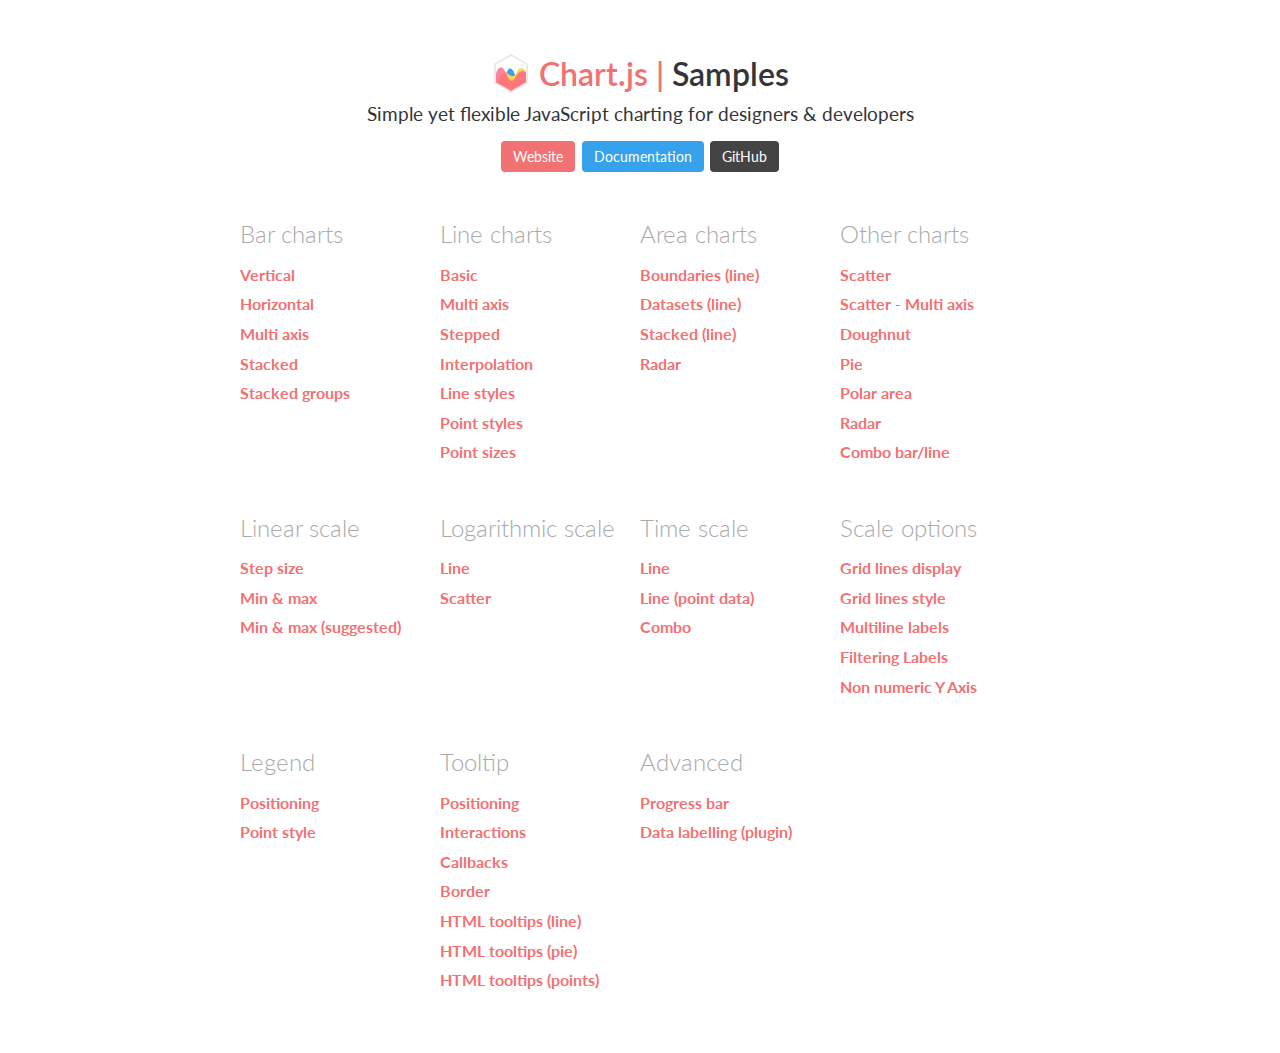
<file: termometro/bower_components/chart.js/samples/index.html>
<!DOCTYPE html>
<html lang="en-US">
<head>
	<meta charset="utf-8">
	<meta http-equiv="X-UA-Compatible" content="IE=Edge">
	<meta name="viewport" content="width=device-width, initial-scale=1">
	<link rel="stylesheet" type="text/css" href="style.css">
	<link rel="icon" href="favicon.ico">
	<script src="samples.js"></script>
	<title>Chart.js samples</title>
</head>
<body>
	<div class="content">
		<div class="header">
			<div class="chartjs-title">Samples</div>
			<div class="chartjs-caption">Simple yet flexible JavaScript charting for designers &amp; developers</div>
			<div class="chartjs-links">
				<a class="btn btn-chartjs" href="http://www.chartjs.org">Website</a>
				<a class="btn btn-docs" href="http://www.chartjs.org/docs">Documentation</a>
				<a class="btn btn-gh" href="https://github.com/chartjs/Chart.js">GitHub</a>
			</div>
		</div>

		<div id="categories" class="samples-categories"></div>
	</div>

	<script>
		function createCategory(item) {
			var el = document.createElement('div');
			el.className = 'samples-category';
			el.innerHTML =
				'<div class="title">' + item.title + '</div>' +
				'<div class="items"></div>';
			return el;
		}

		function createEntry(item) {
			var el = document.createElement('div');
			el.className = 'samples-entry';
			el.innerHTML = '<a class="title" href="' + item.path + '">' + item.title + '</a>';
			return el;
		}

		var categories = document.getElementById('categories');
		Samples.items.forEach(function(item) {
			var category = createCategory(item);
			var children = category.getElementsByClassName('items')[0];

			(item.items || []).forEach(function(item) {
				children.appendChild(createEntry(item));
			});

			categories.appendChild(category);
		});
	</script>
</body>
</html>
</file>
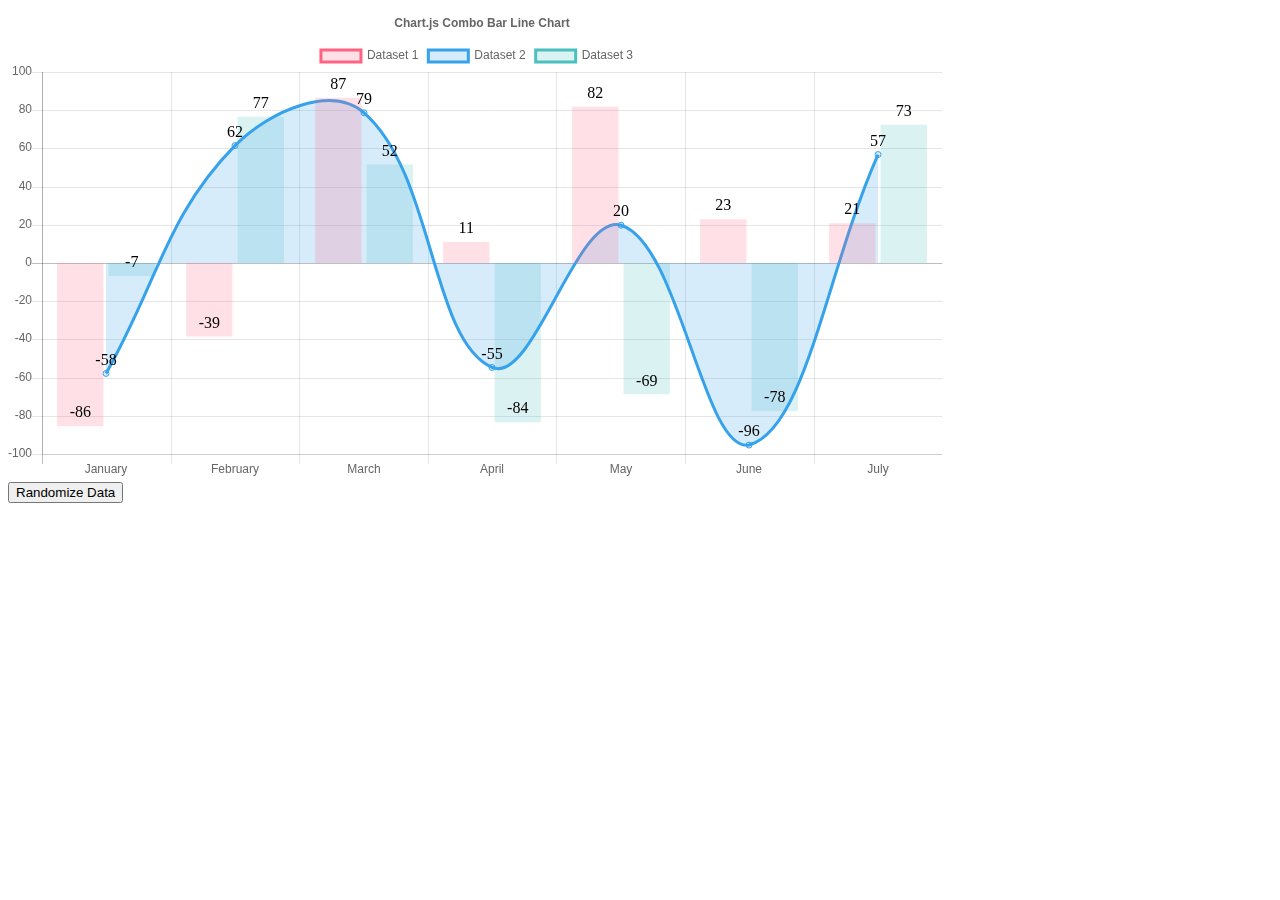
<file: termometro/bower_components/chart.js/samples/advanced/data-labelling.html>
<!doctype html>
<html>

<head>
    <title>Labelling Data Points</title>
    <script src="../../dist/Chart.bundle.js"></script>
    <script src="../utils.js"></script>
    <style>
    canvas {
        -moz-user-select: none;
        -webkit-user-select: none;
        -ms-user-select: none;
    }
    </style>
</head>

<body>
    <div style="width: 75%">
        <canvas id="canvas"></canvas>
    </div>
    <button id="randomizeData">Randomize Data</button>
    <script>
        var color = Chart.helpers.color;
        var barChartData = {
            labels: ["January", "February", "March", "April", "May", "June", "July"],
            datasets: [{
                type: 'bar',
                label: 'Dataset 1',
                backgroundColor: color(window.chartColors.red).alpha(0.2).rgbString(),
                borderColor: window.chartColors.red,
                data: [
                    randomScalingFactor(),
                    randomScalingFactor(),
                    randomScalingFactor(),
                    randomScalingFactor(),
                    randomScalingFactor(),
                    randomScalingFactor(),
                    randomScalingFactor()
                ]
            }, {
                type: 'line',
                label: 'Dataset 2',
                backgroundColor: color(window.chartColors.blue).alpha(0.2).rgbString(),
                borderColor: window.chartColors.blue,
                data: [
                    randomScalingFactor(),
                    randomScalingFactor(),
                    randomScalingFactor(),
                    randomScalingFactor(),
                    randomScalingFactor(),
                    randomScalingFactor(),
                    randomScalingFactor()
                ]
            }, {
                type: 'bar',
                label: 'Dataset 3',
                backgroundColor: color(window.chartColors.green).alpha(0.2).rgbString(),
                borderColor: window.chartColors.green,
                data: [
                    randomScalingFactor(),
                    randomScalingFactor(),
                    randomScalingFactor(),
                    randomScalingFactor(),
                    randomScalingFactor(),
                    randomScalingFactor(),
                    randomScalingFactor()
                ]
            }]
        };

        // Define a plugin to provide data labels
        Chart.plugins.register({
            afterDatasetsDraw: function(chart, easing) {
                // To only draw at the end of animation, check for easing === 1
                var ctx = chart.ctx;

                chart.data.datasets.forEach(function (dataset, i) {
                    var meta = chart.getDatasetMeta(i);
                    if (!meta.hidden) {
                        meta.data.forEach(function(element, index) {
                            // Draw the text in black, with the specified font
                            ctx.fillStyle = 'rgb(0, 0, 0)';

                            var fontSize = 16;
                            var fontStyle = 'normal';
                            var fontFamily = 'Helvetica Neue';
                            ctx.font = Chart.helpers.fontString(fontSize, fontStyle, fontFamily);

                            // Just naively convert to string for now
                            var dataString = dataset.data[index].toString();

                            // Make sure alignment settings are correct
                            ctx.textAlign = 'center';
                            ctx.textBaseline = 'middle';

                            var padding = 5;
                            var position = element.tooltipPosition();
                            ctx.fillText(dataString, position.x, position.y - (fontSize / 2) - padding);
                        });
                    }
                });
            }
        });

        window.onload = function() {
            var ctx = document.getElementById("canvas").getContext("2d");
            window.myBar = new Chart(ctx, {
                type: 'bar',
                data: barChartData,
                options: {
                    responsive: true,
                    title: {
                        display: true,
                        text: 'Chart.js Combo Bar Line Chart'
                    },
                }
            });
        };

        document.getElementById('randomizeData').addEventListener('click', function() {
            barChartData.datasets.forEach(function(dataset) {
                dataset.data = dataset.data.map(function() {
                    return randomScalingFactor();
                })
            });
            window.myBar.update();
        });
    </script>
</body>

</html>
</file>
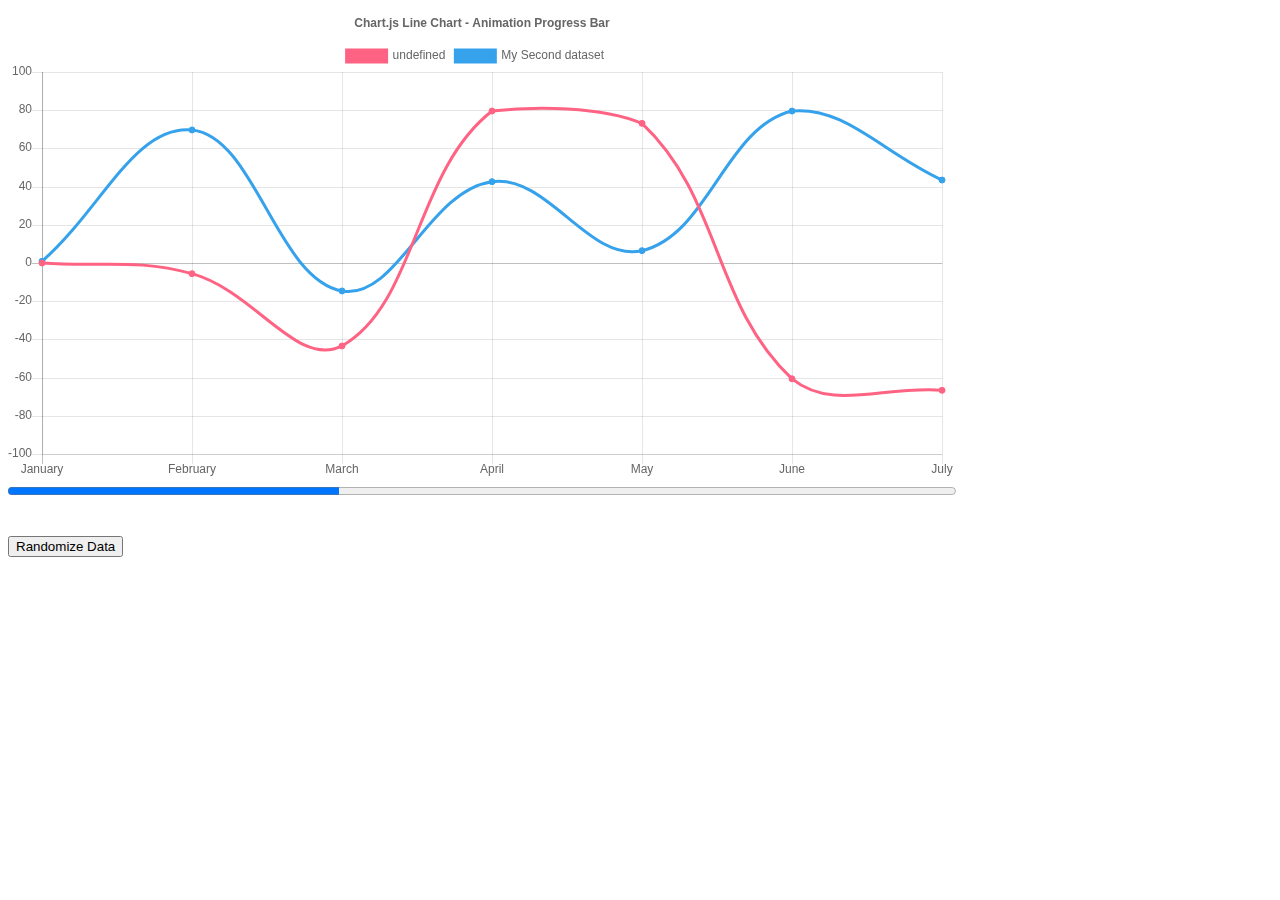
<file: termometro/bower_components/chart.js/samples/advanced/progress-bar.html>
<!doctype html>
<html>
<head>
	<title> Animation Callbacks </title>
    <script src="../../dist/Chart.bundle.js"></script>
    <script src="../utils.js"></script>
    <style>
    canvas {
        -moz-user-select: none;
        -webkit-user-select: none;
        -ms-user-select: none;
    }
    </style>
</head>

<body>
    <div style="width: 75%;">
        <canvas id="canvas"></canvas>
        <progress id="animationProgress" max="1" value="0" style="width: 100%"></progress>
    </div>
    <br>
    <br>
    <button id="randomizeData">Randomize Data</button>
    <script>
        var MONTHS = ["January", "February", "March", "April", "May", "June", "July", "August", "September", "October", "November", "December"];
        var progress = document.getElementById('animationProgress');
        var config = {
            type: 'line',
            data: {
                labels: ["January", "February", "March", "April", "May", "June", "July"],
                datasets: [{
                    fill: false,
                    borderColor: window.chartColors.red,
                    backgroundColor: window.chartColors.red,
                    data: [
                        randomScalingFactor(),
                        randomScalingFactor(),
                        randomScalingFactor(),
                        randomScalingFactor(),
                        randomScalingFactor(),
                        randomScalingFactor(),
                        randomScalingFactor()
                    ]
                }, {
                    label: "My Second dataset ",
                    fill: false,
                    borderColor: window.chartColors.blue,
                    backgroundColor: window.chartColors.blue,
                    data: [
                        randomScalingFactor(),
                        randomScalingFactor(),
                        randomScalingFactor(),
                        randomScalingFactor(),
                        randomScalingFactor(),
                        randomScalingFactor(),
                        randomScalingFactor()
                    ]
                }]
            },
            options: {
                title:{
                    display:true,
                    text: "Chart.js Line Chart - Animation Progress Bar"
                },
                animation: {
                    duration: 2000,
                    onProgress: function(animation) {
                        progress.value = animation.currentStep / animation.numSteps;
                    },
                    onComplete: function(animation) {
                        window.setTimeout(function() {
                            progress.value = 0;
                        }, 2000);
                    }
                }
            }
        };

        window.onload = function() {
            var ctx = document.getElementById("canvas").getContext("2d");
            window.myLine = new Chart(ctx, config);
        };

        document.getElementById('randomizeData').addEventListener('click', function() {
            config.data.datasets.forEach(function(dataset) {
                dataset.data = dataset.data.map(function() {
                    return randomScalingFactor();
                });
            });

            window.myLine.update();
        });
    </script>
</body>

</html>
</file>
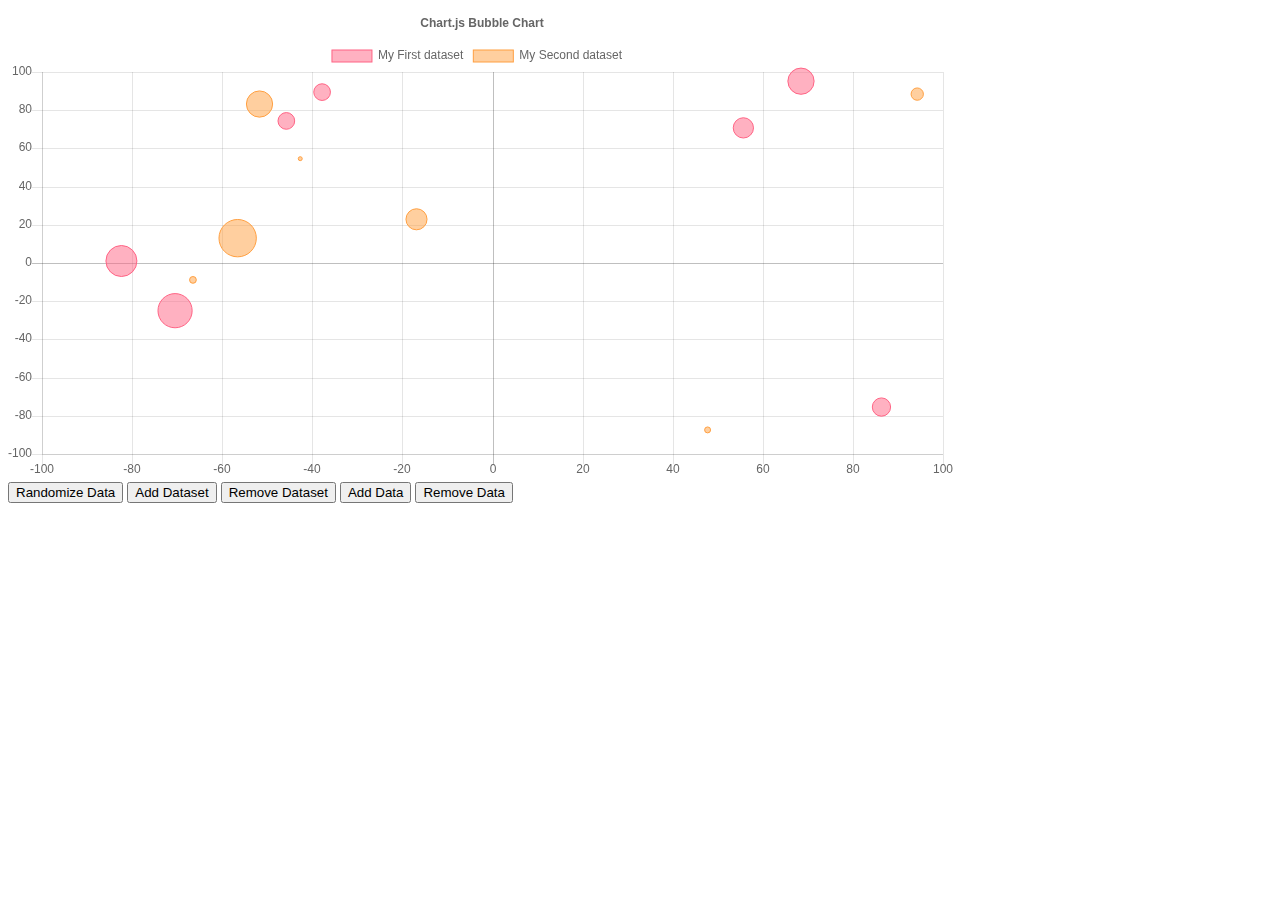
<file: termometro/bower_components/chart.js/samples/charts/bubble.html>
<!doctype html>
<html>

<head>
    <title>Bubble Chart</title>
    <script src="../../dist/Chart.bundle.js"></script>
    <script src="../utils.js"></script>
    <style type="text/css">
    canvas{
        -moz-user-select: none;
        -webkit-user-select: none;
        -ms-user-select: none;
    }
    </style>
</head>

<body>
    <div id="container" style="width: 75%;">
        <canvas id="canvas"></canvas>
    </div>
    <button id="randomizeData">Randomize Data</button>
    <button id="addDataset">Add Dataset</button>
    <button id="removeDataset">Remove Dataset</button>
    <button id="addData">Add Data</button>
    <button id="removeData">Remove Data</button>
    <script>
        var DEFAULT_DATASET_SIZE = 7;

        var addedCount = 0;
        var color = Chart.helpers.color;
        var bubbleChartData = {
            animation: {
                duration: 10000
            },
            datasets: [{
                label: "My First dataset",
                backgroundColor: color(window.chartColors.red).alpha(0.5).rgbString(),
                borderColor: window.chartColors.red,
                borderWidth: 1,
                data: [{
                    x: randomScalingFactor(),
                    y: randomScalingFactor(),
                    r: Math.abs(randomScalingFactor()) / 5,
                }, {
                    x: randomScalingFactor(),
                    y: randomScalingFactor(),
                    r: Math.abs(randomScalingFactor()) / 5,
                }, {
                    x: randomScalingFactor(),
                    y: randomScalingFactor(),
                    r: Math.abs(randomScalingFactor()) / 5,
                }, {
                    x: randomScalingFactor(),
                    y: randomScalingFactor(),
                    r: Math.abs(randomScalingFactor()) / 5,
                }, {
                    x: randomScalingFactor(),
                    y: randomScalingFactor(),
                    r: Math.abs(randomScalingFactor()) / 5,
                }, {
                    x: randomScalingFactor(),
                    y: randomScalingFactor(),
                    r: Math.abs(randomScalingFactor()) / 5,
                }, {
                    x: randomScalingFactor(),
                    y: randomScalingFactor(),
                    r: Math.abs(randomScalingFactor()) / 5,
                }]
            }, {
                label: "My Second dataset",
                backgroundColor: color(window.chartColors.orange).alpha(0.5).rgbString(),
                borderColor: window.chartColors.orange,
                borderWidth: 1,
                data: [{
                    x: randomScalingFactor(),
                    y: randomScalingFactor(),
                    r: Math.abs(randomScalingFactor()) / 5,
                }, {
                    x: randomScalingFactor(),
                    y: randomScalingFactor(),
                    r: Math.abs(randomScalingFactor()) / 5,
                }, {
                    x: randomScalingFactor(),
                    y: randomScalingFactor(),
                    r: Math.abs(randomScalingFactor()) / 5,
                }, {
                    x: randomScalingFactor(),
                    y: randomScalingFactor(),
                    r: Math.abs(randomScalingFactor()) / 5,
                }, {
                    x: randomScalingFactor(),
                    y: randomScalingFactor(),
                    r: Math.abs(randomScalingFactor()) / 5,
                }, {
                    x: randomScalingFactor(),
                    y: randomScalingFactor(),
                    r: Math.abs(randomScalingFactor()) / 5,
                }, {
                    x: randomScalingFactor(),
                    y: randomScalingFactor(),
                    r: Math.abs(randomScalingFactor()) / 5,
                }]
            }]
        };

        window.onload = function() {
            var ctx = document.getElementById("canvas").getContext("2d");
            window.myChart = new Chart(ctx, {
                type: 'bubble',
                data: bubbleChartData,
                options: {
                    responsive: true,
                    title:{
                        display:true,
                        text:'Chart.js Bubble Chart'
                    },
                    tooltips: {
                        mode: 'point'
                    }
                }
            });
        };

        document.getElementById('randomizeData').addEventListener('click', function() {
            bubbleChartData.datasets.forEach(function(dataset) {
                dataset.data = dataset.data.map(function() {
                    return {
                        x: randomScalingFactor(),
                        y: randomScalingFactor(),
                        r: Math.abs(randomScalingFactor()) / 5,
                    };
                });
            });
            window.myChart.update();
        });

        var colorNames = Object.keys(window.chartColors);
        document.getElementById('addDataset').addEventListener('click', function() {
            ++addedCount;
            var colorName = colorNames[bubbleChartData.datasets.length % colorNames.length];;
            var dsColor = window.chartColors[colorName];
            var newDataset = {
                label: "My added dataset " + addedCount,
                backgroundColor: color(dsColor).alpha(0.5).rgbString(),
                borderColor: dsColor,
                borderWidth: 1,
                data: []
            };

            for (var index = 0; index < DEFAULT_DATASET_SIZE; ++index) {
                newDataset.data.push({
                    x: randomScalingFactor(),
                    y: randomScalingFactor(),
                    r: Math.abs(randomScalingFactor()) / 5,
                });
            }

            bubbleChartData.datasets.push(newDataset);
            window.myChart.update();
        });

        document.getElementById('addData').addEventListener('click', function() {
            if (bubbleChartData.datasets.length > 0) {
                for (var index = 0; index < bubbleChartData.datasets.length; ++index) {
                    bubbleChartData.datasets[index].data.push({
                        x: randomScalingFactor(),
                        y: randomScalingFactor(),
                        r: Math.abs(randomScalingFactor()) / 5,
                    });
                }

                window.myChart.update();
            }
        });

        document.getElementById('removeDataset').addEventListener('click', function() {
            bubbleChartData.datasets.splice(0, 1);
            window.myChart.update();
        });

        document.getElementById('removeData').addEventListener('click', function() {
            bubbleChartData.datasets.forEach(function(dataset, datasetIndex) {
                dataset.data.pop();
            });

            window.myChart.update();
        });
    </script>
</body>

</html>
</file>
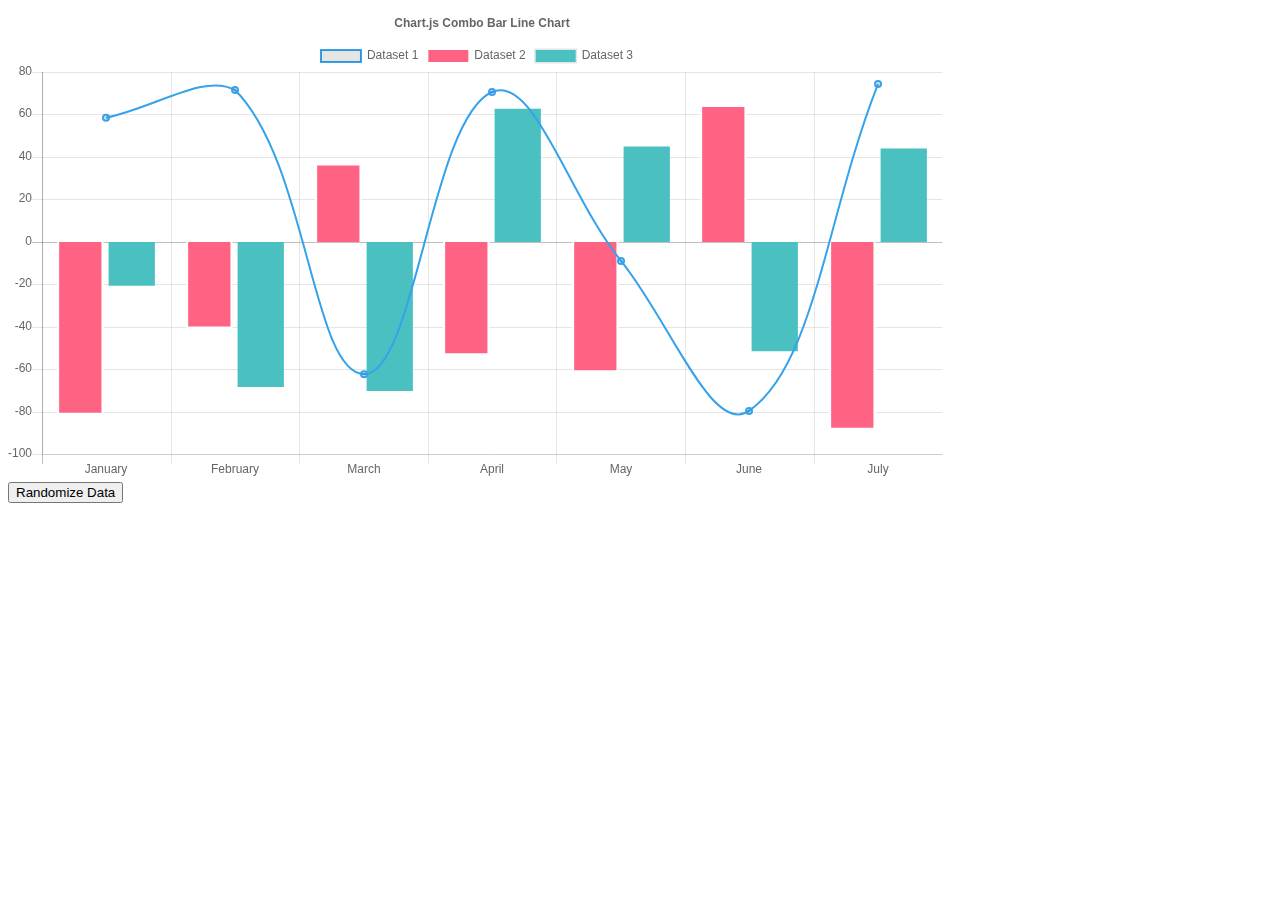
<file: termometro/bower_components/chart.js/samples/charts/combo-bar-line.html>
<!doctype html>
<html>

<head>
    <title>Combo Bar-Line Chart</title>
    <script src="../../dist/Chart.bundle.js"></script>
    <script src="../utils.js"></script>
    <style>
    canvas {
        -moz-user-select: none;
        -webkit-user-select: none;
        -ms-user-select: none;
    }
    </style>
</head>

<body>
    <div style="width: 75%">
        <canvas id="canvas"></canvas>
    </div>
    <button id="randomizeData">Randomize Data</button>
    <script>
        var chartData = {
            labels: ["January", "February", "March", "April", "May", "June", "July"],
            datasets: [{
                type: 'line',
                label: 'Dataset 1',
                borderColor: window.chartColors.blue,
                borderWidth: 2,
                fill: false,
                data: [
                    randomScalingFactor(),
                    randomScalingFactor(),
                    randomScalingFactor(),
                    randomScalingFactor(),
                    randomScalingFactor(),
                    randomScalingFactor(),
                    randomScalingFactor()
                ]
            }, {
                type: 'bar',
                label: 'Dataset 2',
                backgroundColor: window.chartColors.red,
                data: [
                    randomScalingFactor(),
                    randomScalingFactor(),
                    randomScalingFactor(),
                    randomScalingFactor(),
                    randomScalingFactor(),
                    randomScalingFactor(),
                    randomScalingFactor()
                ],
                borderColor: 'white',
                borderWidth: 2
            }, {
                type: 'bar',
                label: 'Dataset 3',
                backgroundColor: window.chartColors.green,
                data: [
                    randomScalingFactor(),
                    randomScalingFactor(),
                    randomScalingFactor(),
                    randomScalingFactor(),
                    randomScalingFactor(),
                    randomScalingFactor(),
                    randomScalingFactor()
                ]
            }]

        };
        window.onload = function() {
            var ctx = document.getElementById("canvas").getContext("2d");
            window.myMixedChart = new Chart(ctx, {
                type: 'bar',
                data: chartData,
                options: {
                    responsive: true,
                    title: {
                        display: true,
                        text: 'Chart.js Combo Bar Line Chart'
                    },
                    tooltips: {
                        mode: 'index',
                        intersect: true
                    }
                }
            });
        };

        document.getElementById('randomizeData').addEventListener('click', function() {
            chartData.datasets.forEach(function(dataset) {
                dataset.data = dataset.data.map(function() {
                    return randomScalingFactor();
                });
            });
            window.myMixedChart.update();
        });
    </script>
</body>

</html>
</file>
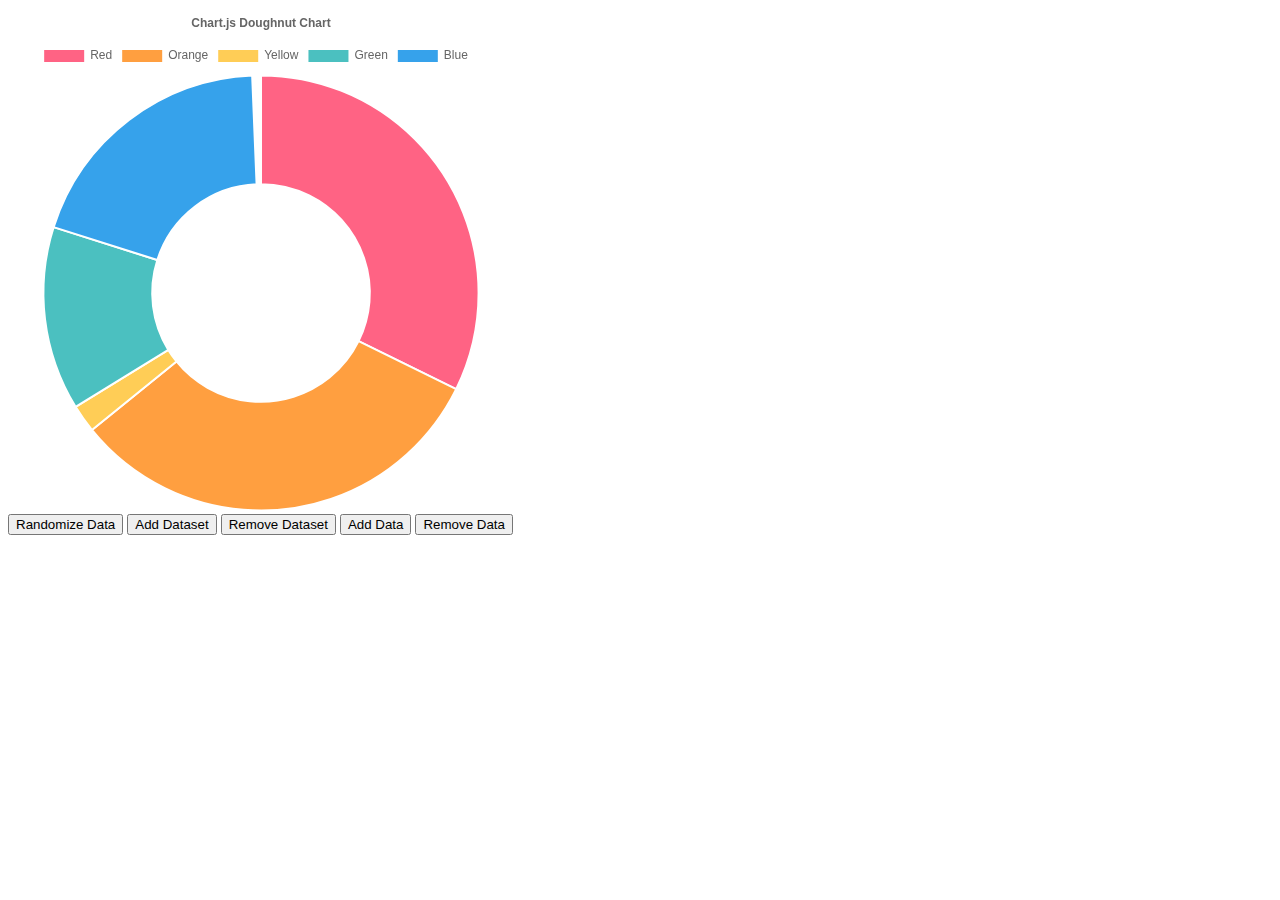
<file: termometro/bower_components/chart.js/samples/charts/doughnut.html>
<!doctype html>
<html>

<head>
    <title>Doughnut Chart</title>
    <script src="../../dist/Chart.bundle.js"></script>
    <script src="../utils.js"></script>
    <style>
    canvas {
        -moz-user-select: none;
        -webkit-user-select: none;
        -ms-user-select: none;
    }
    </style>
</head>

<body>
    <div id="canvas-holder" style="width:40%">
        <canvas id="chart-area" />
    </div>
    <button id="randomizeData">Randomize Data</button>
    <button id="addDataset">Add Dataset</button>
    <button id="removeDataset">Remove Dataset</button>
    <button id="addData">Add Data</button>
    <button id="removeData">Remove Data</button>
    <script>
    var randomScalingFactor = function() {
        return Math.round(Math.random() * 100);
    };

    var config = {
        type: 'doughnut',
        data: {
            datasets: [{
                data: [
                    randomScalingFactor(),
                    randomScalingFactor(),
                    randomScalingFactor(),
                    randomScalingFactor(),
                    randomScalingFactor(),
                ],
                backgroundColor: [
                    window.chartColors.red,
                    window.chartColors.orange,
                    window.chartColors.yellow,
                    window.chartColors.green,
                    window.chartColors.blue,
                ],
                label: 'Dataset 1'
            }],
            labels: [
                "Red",
                "Orange",
                "Yellow",
                "Green",
                "Blue"
            ]
        },
        options: {
            responsive: true,
            legend: {
                position: 'top',
            },
            title: {
                display: true,
                text: 'Chart.js Doughnut Chart'
            },
            animation: {
                animateScale: true,
                animateRotate: true
            }
        }
    };

    window.onload = function() {
        var ctx = document.getElementById("chart-area").getContext("2d");
        window.myDoughnut = new Chart(ctx, config);
    };

    document.getElementById('randomizeData').addEventListener('click', function() {
        config.data.datasets.forEach(function(dataset) {
            dataset.data = dataset.data.map(function() {
                return randomScalingFactor();
            });
        });

        window.myDoughnut.update();
    });

    var colorNames = Object.keys(window.chartColors);
    document.getElementById('addDataset').addEventListener('click', function() {
        var newDataset = {
            backgroundColor: [],
            data: [],
            label: 'New dataset ' + config.data.datasets.length,
        };

        for (var index = 0; index < config.data.labels.length; ++index) {
            newDataset.data.push(randomScalingFactor());

            var colorName = colorNames[index % colorNames.length];;
            var newColor = window.chartColors[colorName];
            newDataset.backgroundColor.push(newColor);
        }

        config.data.datasets.push(newDataset);
        window.myDoughnut.update();
    });

    document.getElementById('addData').addEventListener('click', function() {
        if (config.data.datasets.length > 0) {
            config.data.labels.push('data #' + config.data.labels.length);

            var colorName = colorNames[config.data.datasets[0].data.length % colorNames.length];;
            var newColor = window.chartColors[colorName];

            config.data.datasets.forEach(function(dataset) {
                dataset.data.push(randomScalingFactor());
                dataset.backgroundColor.push(newColor);
            });

            window.myDoughnut.update();
        }
    });

    document.getElementById('removeDataset').addEventListener('click', function() {
        config.data.datasets.splice(0, 1);
        window.myDoughnut.update();
    });

    document.getElementById('removeData').addEventListener('click', function() {
        config.data.labels.splice(-1, 1); // remove the label first

        config.data.datasets.forEach(function(dataset) {
            dataset.data.pop();
            dataset.backgroundColor.pop();
        });

        window.myDoughnut.update();
    });
    </script>
</body>

</html>
</file>
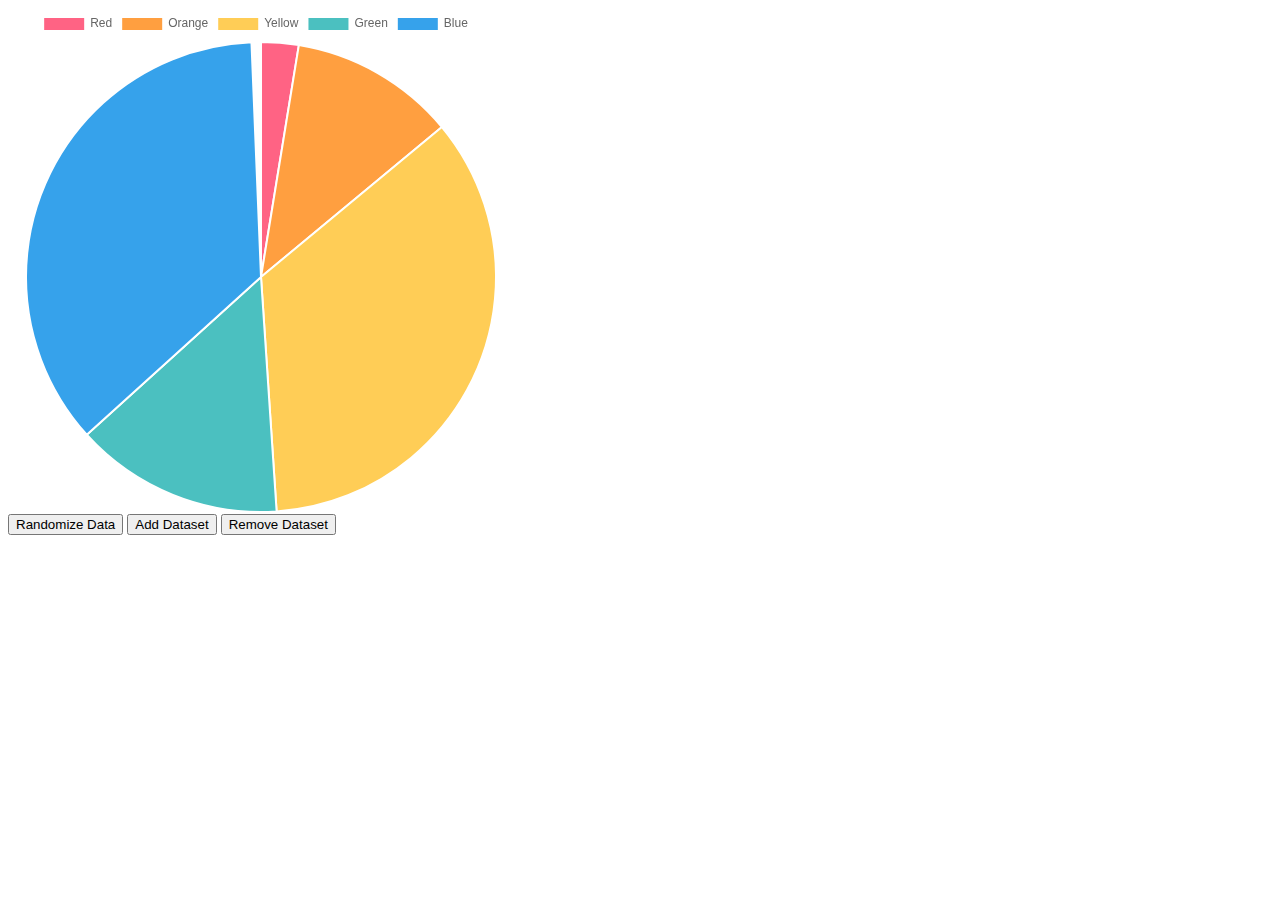
<file: termometro/bower_components/chart.js/samples/charts/pie.html>
<!doctype html>
<html>

<head>
    <title>Pie Chart</title>
    <script src="../../dist/Chart.bundle.js"></script>
    <script src="../utils.js"></script>
</head>

<body>
    <div id="canvas-holder" style="width:40%">
        <canvas id="chart-area" />
    </div>
    <button id="randomizeData">Randomize Data</button>
    <button id="addDataset">Add Dataset</button>
    <button id="removeDataset">Remove Dataset</button>
    <script>
    var randomScalingFactor = function() {
        return Math.round(Math.random() * 100);
    };

    var config = {
        type: 'pie',
        data: {
            datasets: [{
                data: [
                    randomScalingFactor(),
                    randomScalingFactor(),
                    randomScalingFactor(),
                    randomScalingFactor(),
                    randomScalingFactor(),
                ],
                backgroundColor: [
                    window.chartColors.red,
                    window.chartColors.orange,
                    window.chartColors.yellow,
                    window.chartColors.green,
                    window.chartColors.blue,
                ],
                label: 'Dataset 1'
            }],
            labels: [
                "Red",
                "Orange",
                "Yellow",
                "Green",
                "Blue"
            ]
        },
        options: {
            responsive: true
        }
    };

    window.onload = function() {
        var ctx = document.getElementById("chart-area").getContext("2d");
        window.myPie = new Chart(ctx, config);
    };

    document.getElementById('randomizeData').addEventListener('click', function() {
        config.data.datasets.forEach(function(dataset) {
            dataset.data = dataset.data.map(function() {
                return randomScalingFactor();
            });
        });

        window.myPie.update();
    });

    var colorNames = Object.keys(window.chartColors);
    document.getElementById('addDataset').addEventListener('click', function() {
        var newDataset = {
            backgroundColor: [],
            data: [],
            label: 'New dataset ' + config.data.datasets.length,
        };

        for (var index = 0; index < config.data.labels.length; ++index) {
            newDataset.data.push(randomScalingFactor());

            var colorName = colorNames[index % colorNames.length];;
            var newColor = window.chartColors[colorName];
            newDataset.backgroundColor.push(newColor);
        }

        config.data.datasets.push(newDataset);
        window.myPie.update();
    });

    document.getElementById('removeDataset').addEventListener('click', function() {
        config.data.datasets.splice(0, 1);
        window.myPie.update();
    });
    </script>
</body>

</html>
</file>
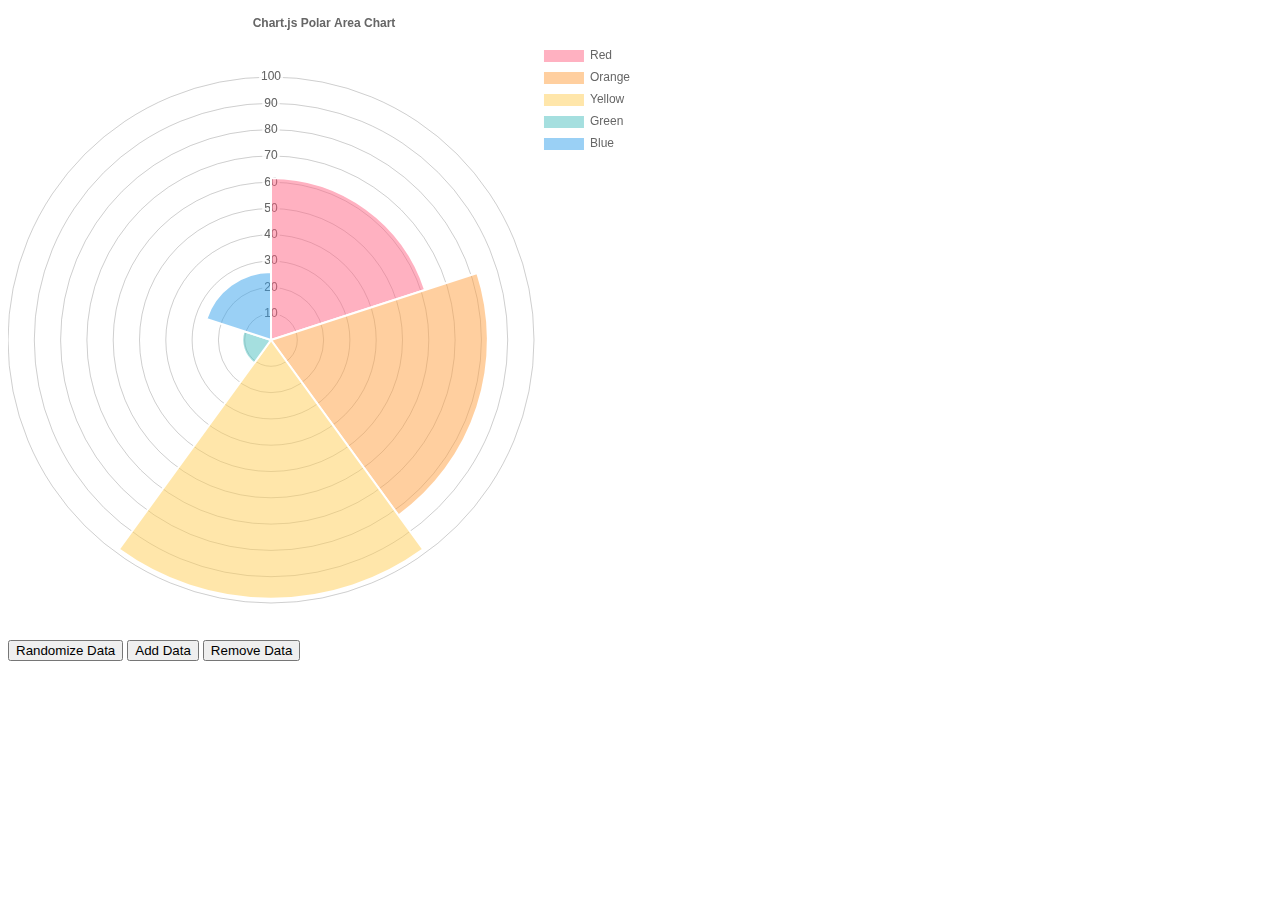
<file: termometro/bower_components/chart.js/samples/charts/polar-area.html>
<!doctype html>
<html>

<head>
    <title>Polar Area Chart</title>
    <script src="../../dist/Chart.bundle.js"></script>
    <script src="../utils.js"></script>
    <style>
    canvas {
        -moz-user-select: none;
        -webkit-user-select: none;
        -ms-user-select: none;
    }
    </style>
</head>

<body>
    <div id="canvas-holder" style="width:50%">
        <canvas id="chart-area"></canvas>
    </div>
    <button id="randomizeData">Randomize Data</button>
    <button id="addData">Add Data</button>
    <button id="removeData">Remove Data</button>
    <script>
    var randomScalingFactor = function() {
        return Math.round(Math.random() * 100);
    };

    var chartColors = window.chartColors;
    var color = Chart.helpers.color;
    var config = {
        data: {
            datasets: [{
                data: [
                    randomScalingFactor(),
                    randomScalingFactor(),
                    randomScalingFactor(),
                    randomScalingFactor(),
                    randomScalingFactor(),
                ],
                backgroundColor: [
                    color(chartColors.red).alpha(0.5).rgbString(),
                    color(chartColors.orange).alpha(0.5).rgbString(),
                    color(chartColors.yellow).alpha(0.5).rgbString(),
                    color(chartColors.green).alpha(0.5).rgbString(),
                    color(chartColors.blue).alpha(0.5).rgbString(),
                ],
                label: 'My dataset' // for legend
            }],
            labels: [
                "Red",
                "Orange",
                "Yellow",
                "Green",
                "Blue"
            ]
        },
        options: {
            responsive: true,
            legend: {
                position: 'right',
            },
            title: {
                display: true,
                text: 'Chart.js Polar Area Chart'
            },
            scale: {
              ticks: {
                beginAtZero: true
              },
              reverse: false
            },
            animation: {
                animateRotate: false,
                animateScale: true
            }
        }
    };

    window.onload = function() {
        var ctx = document.getElementById("chart-area");
        window.myPolarArea = Chart.PolarArea(ctx, config);
    };

    document.getElementById('randomizeData').addEventListener('click', function() {
        config.data.datasets.forEach(function(piece, i) {
            piece.data.forEach(function(value, j) {
                config.data.datasets[i].data[j] = randomScalingFactor();
            });
        });
        window.myPolarArea.update();
    });

    var colorNames = Object.keys(window.chartColors);
    document.getElementById('addData').addEventListener('click', function() {
        if (config.data.datasets.length > 0) {
            config.data.labels.push('data #' + config.data.labels.length);
            config.data.datasets.forEach(function(dataset) {
                var colorName = colorNames[config.data.labels.length % colorNames.length];
                dataset.backgroundColor.push(window.chartColors[colorName]);
                dataset.data.push(randomScalingFactor());
            });
            window.myPolarArea.update();
        }
    });
    document.getElementById('removeData').addEventListener('click', function() {
        config.data.labels.pop(); // remove the label first
        config.data.datasets.forEach(function(dataset) {
            dataset.backgroundColor.pop();
            dataset.data.pop();
        });
        window.myPolarArea.update();
    });
    </script>
</body>

</html>
</file>
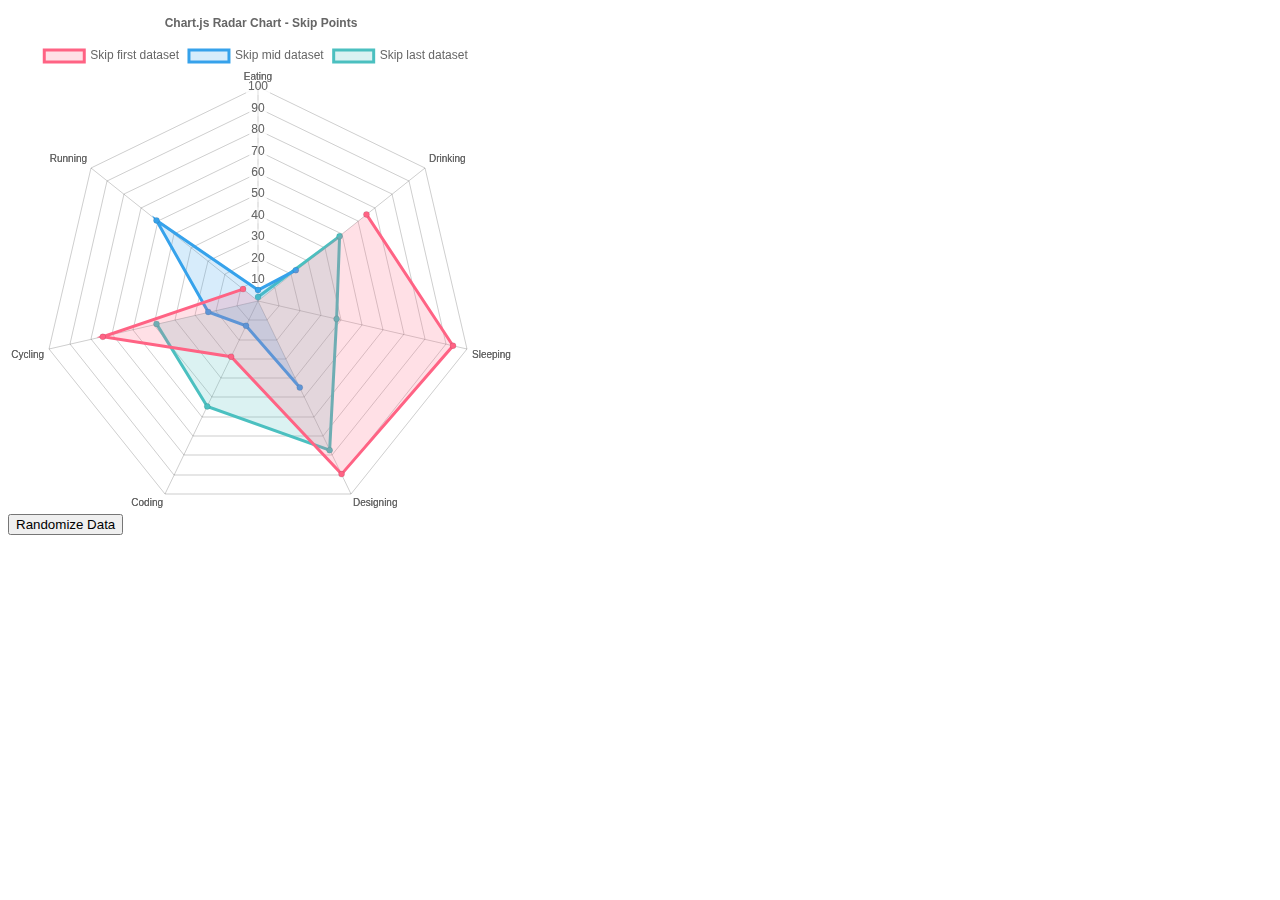
<file: termometro/bower_components/chart.js/samples/charts/radar-skip-points.html>
<!doctype html>
<html>

<head>
    <title>Radar Chart</title>
    <script src="../../dist/Chart.bundle.js"></script>
    <script src="../utils.js"></script>
    <style>
    canvas {
        -moz-user-select: none;
        -webkit-user-select: none;
        -ms-user-select: none;
    }
    </style>
</head>

<body>
    <div style="width:40%">
        <canvas id="canvas"></canvas>
    </div>
    <button id="randomizeData">Randomize Data</button>
    <script>
    var randomScalingFactor = function() {
        return Math.round(Math.random() * 100);
    };

    var color = Chart.helpers.color;
    var config = {
        type: 'radar',
        data: {
            labels: ["Eating", "Drinking", "Sleeping", "Designing", "Coding", "Cycling", "Running"],
            datasets: [{
                label: "Skip first dataset",
                borderColor: window.chartColors.red,
                backgroundColor: color(window.chartColors.red).alpha(0.2).rgbString(),
                pointBackgroundColor: window.chartColors.red,
                data: [
                    NaN, 
                    randomScalingFactor(), 
                    randomScalingFactor(), 
                    randomScalingFactor(), 
                    randomScalingFactor(), 
                    randomScalingFactor(), 
                    randomScalingFactor()
                ]
            }, {
                label: "Skip mid dataset",
                borderColor: window.chartColors.blue,
                backgroundColor: color(window.chartColors.blue).alpha(0.2).rgbString(),
                pointBackgroundColor: window.chartColors.blue,
                data: [
                    randomScalingFactor(), 
                    randomScalingFactor(), 
                    NaN, 
                    randomScalingFactor(), 
                    randomScalingFactor(), 
                    randomScalingFactor(), 
                    randomScalingFactor()
                ]
            },{
                label: "Skip last dataset",
                borderColor: window.chartColors.green,
                backgroundColor: color(window.chartColors.green).alpha(0.2).rgbString(),
                pointBackgroundColor: window.chartColors.green,
                data: [
                    randomScalingFactor(), 
                    randomScalingFactor(), 
                    randomScalingFactor(), 
                    randomScalingFactor(), 
                    randomScalingFactor(), 
                    randomScalingFactor(),
                    NaN
                ]
            }]
        },
        options: {
            title:{
                display:true,
                text:"Chart.js Radar Chart - Skip Points"
            },
            elements: {
                line: {
                    tension: 0.0,
                }
            },
            scale: {
                beginAtZero: true,
            }
        }
    };

    window.onload = function() {
        window.myRadar = new Chart(document.getElementById("canvas"), config);
    };

    document.getElementById('randomizeData').addEventListener('click', function() {
        config.data.datasets.forEach(function(dataset) {
            dataset.data = dataset.data.map(function() {
                return randomScalingFactor();
            });

        });

        window.myRadar.update();
    });
    </script>
</body>

</html>
</file>
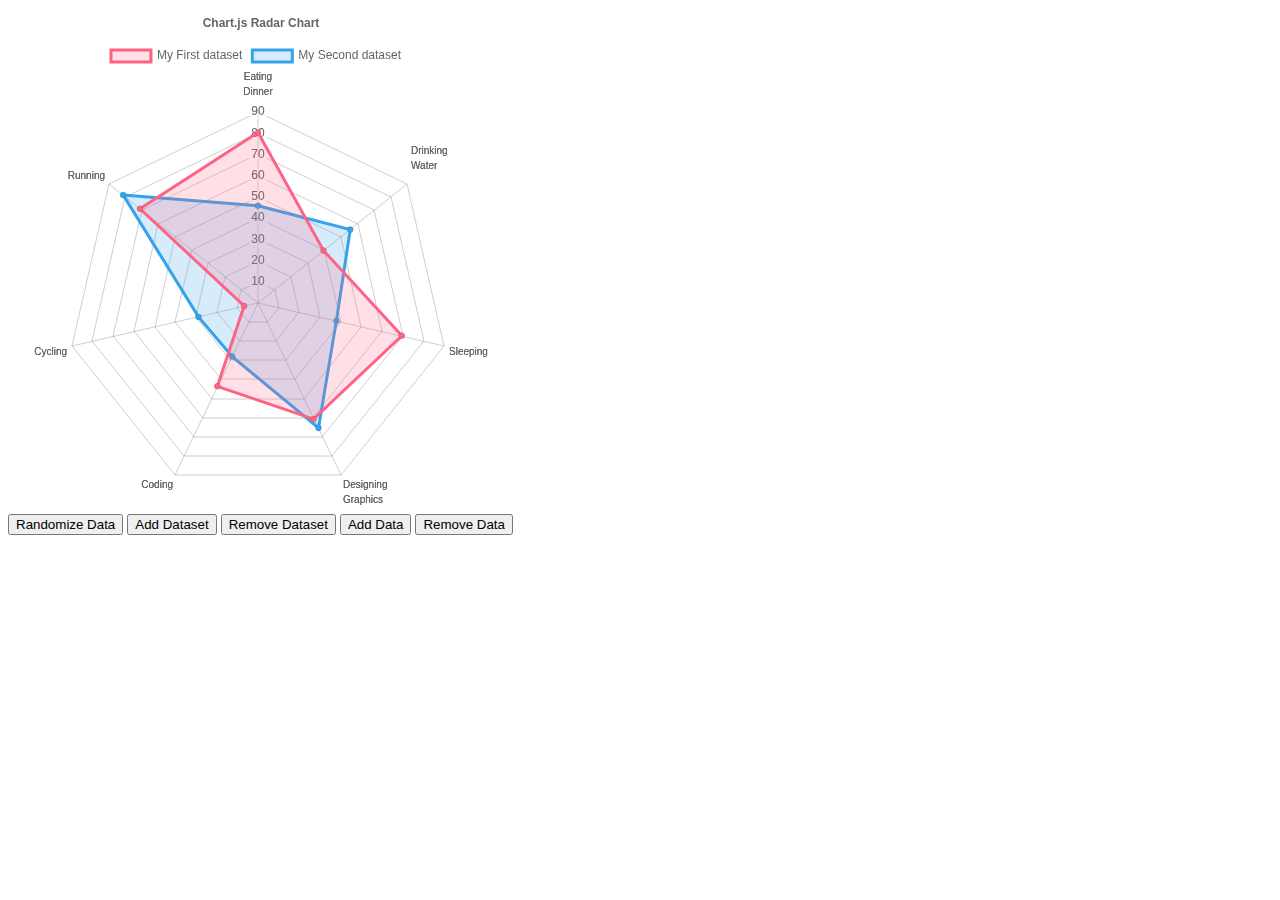
<file: termometro/bower_components/chart.js/samples/charts/radar.html>
<!doctype html>
<html>

<head>
    <title>Radar Chart</title>
    <script src="../../dist/Chart.bundle.js"></script>
    <script src="../utils.js"></script>
    <style>
    canvas {
        -moz-user-select: none;
        -webkit-user-select: none;
        -ms-user-select: none;
    }
    </style>
</head>

<body>
    <div style="width:40%">
        <canvas id="canvas"></canvas>
    </div>
    <button id="randomizeData">Randomize Data</button>
    <button id="addDataset">Add Dataset</button>
    <button id="removeDataset">Remove Dataset</button>
    <button id="addData">Add Data</button>
    <button id="removeData">Remove Data</button>
    <script>
    var randomScalingFactor = function() {
        return Math.round(Math.random() * 100);
    };

    var color = Chart.helpers.color;
    var config = {
        type: 'radar',
        data: {
            labels: [["Eating", "Dinner"], ["Drinking", "Water"], "Sleeping", ["Designing", "Graphics"], "Coding", "Cycling", "Running"],
            datasets: [{
                label: "My First dataset",
                backgroundColor: color(window.chartColors.red).alpha(0.2).rgbString(),
                borderColor: window.chartColors.red,
                pointBackgroundColor: window.chartColors.red,
                data: [
                    randomScalingFactor(),
                    randomScalingFactor(),
                    randomScalingFactor(),
                    randomScalingFactor(),
                    randomScalingFactor(),
                    randomScalingFactor(),
                    randomScalingFactor()
                ]
            }, {
                label: "My Second dataset",
                backgroundColor: color(window.chartColors.blue).alpha(0.2).rgbString(),
                borderColor: window.chartColors.blue,
                pointBackgroundColor: window.chartColors.blue,
                data: [
                    randomScalingFactor(),
                    randomScalingFactor(),
                    randomScalingFactor(),
                    randomScalingFactor(),
                    randomScalingFactor(),
                    randomScalingFactor(),
                    randomScalingFactor()
                ]
            },]
        },
        options: {
            legend: {
                position: 'top',
            },
            title: {
                display: true,
                text: 'Chart.js Radar Chart'
            },
            scale: {
              ticks: {
                beginAtZero: true
              }
            }
        }
    };

    window.onload = function() {
        window.myRadar = new Chart(document.getElementById("canvas"), config);
    };

    document.getElementById('randomizeData').addEventListener('click', function() {
        config.data.datasets.forEach(function(dataset) {
            dataset.data = dataset.data.map(function() {
                return randomScalingFactor();
            });
        });

        window.myRadar.update();
    });

    var colorNames = Object.keys(window.chartColors);
    document.getElementById('addDataset').addEventListener('click', function() {
        var colorName = colorNames[config.data.datasets.length % colorNames.length];;
        var newColor = window.chartColors[colorName];

        var newDataset = {
            label: 'Dataset ' + config.data.datasets.length,
            borderColor: newColor,
            backgroundColor: color(newColor).alpha(0.2).rgbString(),
            pointBorderColor: newColor,
            data: [],
        };

        for (var index = 0; index < config.data.labels.length; ++index) {
            newDataset.data.push(randomScalingFactor());
        }

        config.data.datasets.push(newDataset);
        window.myRadar.update();
    });

    document.getElementById('addData').addEventListener('click', function() {
        if (config.data.datasets.length > 0) {
            config.data.labels.push('dataset #' + config.data.labels.length);

            config.data.datasets.forEach(function (dataset) {
                dataset.data.push(randomScalingFactor());
            });

            window.myRadar.update();
        }
    });

    document.getElementById('removeDataset').addEventListener('click', function() {
        config.data.datasets.splice(0, 1);
        window.myRadar.update();
    });

    document.getElementById('removeData').addEventListener('click', function() {
        config.data.labels.pop(); // remove the label first

        config.data.datasets.forEach(function(dataset) {
            dataset.data.pop();
        });

        window.myRadar.update();
    });
    </script>
</body>

</html>
</file>
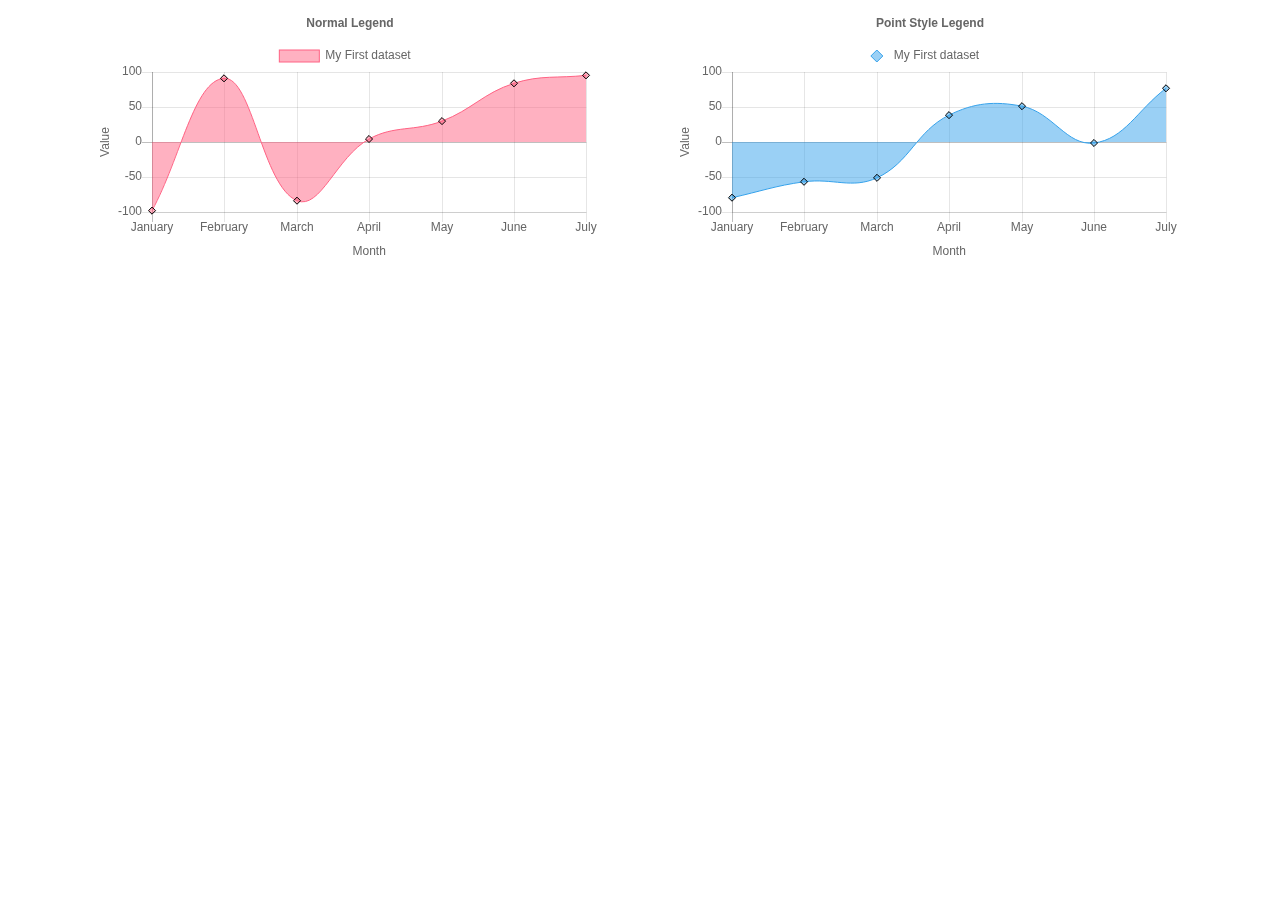
<file: termometro/bower_components/chart.js/samples/legend/point-style.html>
<!doctype html>
<html>

<head>
    <title>Legend Point Style</title>
    <script src="../../dist/Chart.bundle.js"></script>
    <script src="../utils.js"></script>
    <style>
        canvas {
            -moz-user-select: none;
            -webkit-user-select: none;
            -ms-user-select: none;
        }
        .chart-container {
            width: 500px;
            margin-left: 40px;
            margin-right: 40px;
        }
        .container {
            display: flex;
            flex-direction: row;
            flex-wrap: wrap;
            justify-content: center;
        }
    </style>
</head>

<body>
    <div class="container">
        <div class="chart-container">
            <canvas id="chart-legend-normal"></canvas>
        </div>
        <div class="chart-container">
            <canvas id="chart-legend-pointstyle"></canvas>
        </div>
    </div>
    <script>
        var color = Chart.helpers.color;
        function createConfig(colorName) {
            return {
                type: 'line',
                data: {
                    labels: ["January", "February", "March", "April", "May", "June", "July"],
                    datasets: [{
                        label: "My First dataset",
                        data: [
                            randomScalingFactor(), 
                            randomScalingFactor(), 
                            randomScalingFactor(), 
                            randomScalingFactor(), 
                            randomScalingFactor(), 
                            randomScalingFactor(), 
                            randomScalingFactor()
                        ],
                        backgroundColor: color(window.chartColors[colorName]).alpha(0.5).rgbString(),
                        borderColor: window.chartColors[colorName],
                        borderWidth: 1,
                        pointStyle: 'rectRot',
                        pointRadius: 5,
                        pointBorderColor: 'rgb(0, 0, 0)'
                    }]
                },
                options: {
                    responsive: true,
                    legend: {
                        labels: {
                            usePointStyle: false
                        }
                    },
                    scales: {
                        xAxes: [{
                            display: true,
                            scaleLabel: {
                                display: true,
                                labelString: 'Month'
                            }
                        }],
                        yAxes: [{
                            display: true,
                            scaleLabel: {
                                display: true,
                                labelString: 'Value'
                            }
                        }]
                    },
                    title: {
                        display: true,
                        text: 'Normal Legend'
                    }
                }
            };
        }

        function createPointStyleConfig(colorName) {
            var config = createConfig(colorName);
            config.options.legend.labels.usePointStyle = true;
            config.options.title.text = 'Point Style Legend';
            return config;
        }

        window.onload = function() {
            [{
                id: 'chart-legend-normal',
                config: createConfig('red')
            }, {
                id: 'chart-legend-pointstyle',
                config: createPointStyleConfig('blue')
            }].forEach(function(details) {
                var ctx = document.getElementById(details.id).getContext('2d');
                new Chart(ctx, details.config)
            })
        };
    </script>
</body>

</html>
</file>
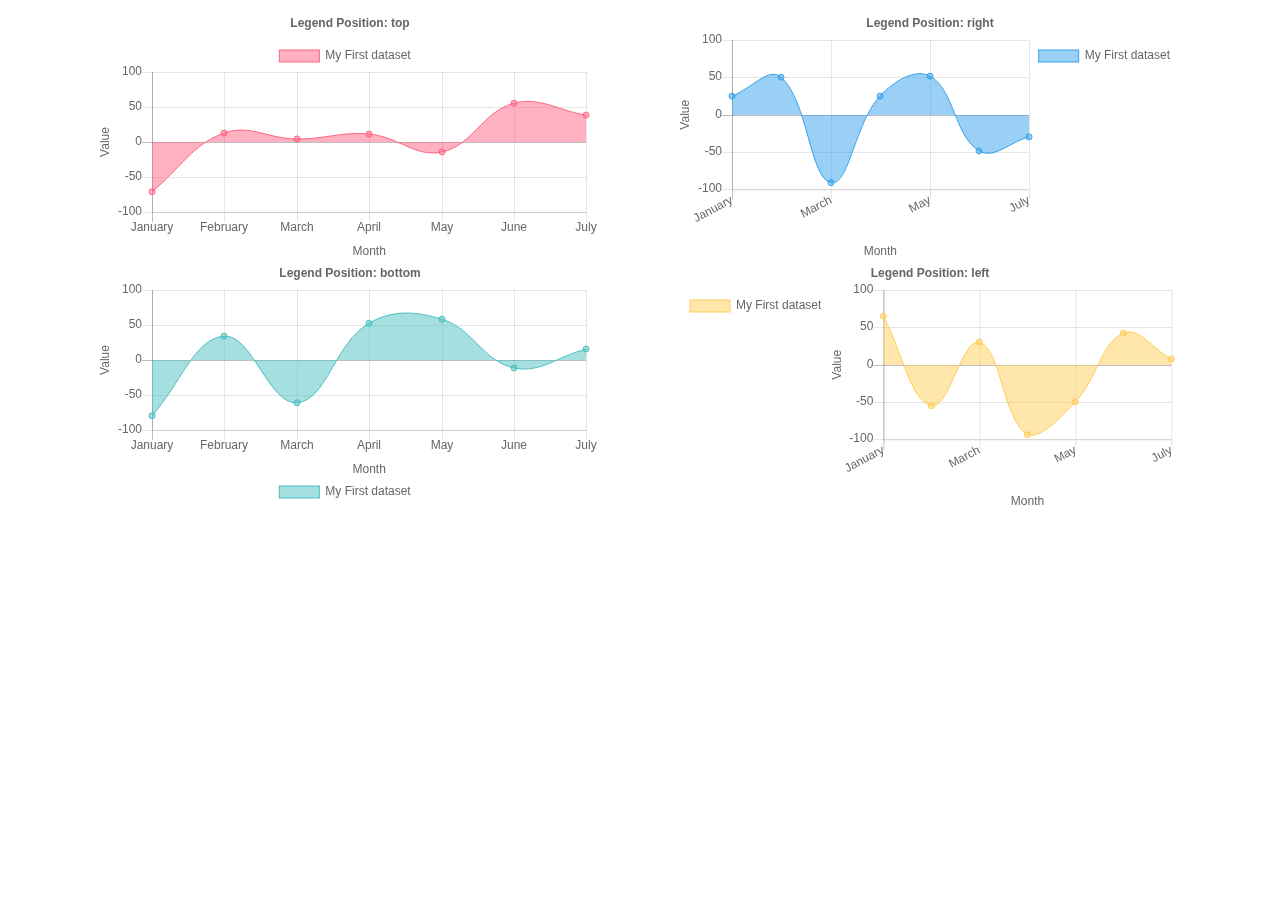
<file: termometro/bower_components/chart.js/samples/legend/positioning.html>
<!doctype html>
<html>

<head>
    <title>Legend Positions</title>
    <script src="../../dist/Chart.bundle.js"></script>
    <script src="../utils.js"></script>
    <style>
        canvas {
            -moz-user-select: none;
            -webkit-user-select: none;
            -ms-user-select: none;
        }
        .chart-container {
            width: 500px;
            margin-left: 40px;
            margin-right: 40px;
        }
        .container {
            display: flex;
            flex-direction: row;
            flex-wrap: wrap;
            justify-content: center;
        }
    </style>
</head>

<body>
    <div class="container">
        <div class="chart-container">
            <canvas id="chart-legend-top"></canvas>
        </div>
        <div class="chart-container">
            <canvas id="chart-legend-right"></canvas>
        </div>
        <div class="chart-container">
            <canvas id="chart-legend-bottom"></canvas>
        </div>
        <div class="chart-container">
            <canvas id="chart-legend-left"></canvas>
        </div>
    </div>
    <script>
        var color = Chart.helpers.color;
        function createConfig(legendPosition, colorName) {
            return {
                type: 'line',
                data: {
                    labels: ["January", "February", "March", "April", "May", "June", "July"],
                    datasets: [{
                        label: "My First dataset",
                        data: [
                            randomScalingFactor(), 
                            randomScalingFactor(), 
                            randomScalingFactor(), 
                            randomScalingFactor(), 
                            randomScalingFactor(), 
                            randomScalingFactor(), 
                            randomScalingFactor()
                        ],
                        backgroundColor: color(window.chartColors[colorName]).alpha(0.5).rgbString(),
                        borderColor: window.chartColors[colorName],
                        borderWidth: 1
                    }]
                },
                options: {
                    responsive: true,
                    legend: {
                        position: legendPosition,
                    },
                    scales: {
                        xAxes: [{
                            display: true,
                            scaleLabel: {
                                display: true,
                                labelString: 'Month'
                            }
                        }],
                        yAxes: [{
                            display: true,
                            scaleLabel: {
                                display: true,
                                labelString: 'Value'
                            }
                        }]
                    },
                    title: {
                        display: true,
                        text: 'Legend Position: ' + legendPosition
                    }
                }
            };
        }

        window.onload = function() {
            [{
                id: 'chart-legend-top',
                legendPosition: 'top',
                color: 'red'
            }, {
                id: 'chart-legend-right',
                legendPosition: 'right',
                color: 'blue'
            }, {
                id: 'chart-legend-bottom',
                legendPosition: 'bottom',
                color: 'green'
            }, {
                id: 'chart-legend-left',
                legendPosition: 'left',
                color: 'yellow'
            }].forEach(function(details) {
                var ctx = document.getElementById(details.id).getContext('2d');
                var config = createConfig(details.legendPosition, details.color);
                new Chart(ctx, config)
            })
        };
    </script>
</body>

</html>
</file>
<file: termometro/bower_components/chart.js/samples/style.css>
@import url('https://maxcdn.bootstrapcdn.com/font-awesome/4.7.0/css/font-awesome.min.css');
@import url('https://fonts.googleapis.com/css?family=Lato:100,300,400,700,900');

body, html {
	color: #333538;
	font-family: 'Lato', sans-serif;
	line-height: 1.6;
	padding: 0;
	margin: 0;
}

a {
	color: #f27173;
	text-decoration: none;
}

a:hover {
	color: #e25f5f;
	text-decoration: underline;
}

.content {
	max-width: 800px;
	margin: auto;
	padding: 16px 32px;
}

.header {
	text-align: center;
	padding: 32px 0;
}

.wrapper {
	min-height: 400px;
	padding: 16px 0;
	position: relative;
}

.wrapper.col-2 {
	display: inline-block;
	min-height: 256px;
	width: 49%;
}

@media (max-width: 400px) {
	.wrapper.col-2 {
		width: 100%
	}
}

.wrapper canvas {
	-moz-user-select: none;
	-webkit-user-select: none;
	-ms-user-select: none;
}

.toolbar {
	display: flex;
}

.toolbar > * {
	margin: 0 8px 0 0;
}

.btn {
	background-color: #aaa;
	border-radius: 4px;
	color: white;
	padding: 0.25rem 0.75rem;
}

.btn .fa {
	font-size: 1rem;
}

.btn:hover {
	background-color: #888;
	color: white;
	text-decoration: none;
}

.btn-chartjs { background-color: #f27173; }
.btn-chartjs:hover { background-color: #e25f5f; }
.btn-docs:hover { background-color: #2793db; }
.btn-docs { background-color: #36A2EB; }
.btn-docs:hover { background-color: #2793db; }
.btn-gh { background-color: #444; }
.btn-gh:hover { background-color: #333; }

.btn-on {
	border-style: inset;
}

.chartjs-title {
	font-size: 2rem;
	font-weight: 600;
	white-space: nowrap;
}

.chartjs-title::before {
	background-image: url(logo.svg);
	background-position: left center;
	background-repeat: no-repeat;
	background-size: 40px;
	content: 'Chart.js | ';
	color: #f27173;
	font-weight: 600;
	padding-left: 48px;
}

.chartjs-caption {
	font-size: 1.2rem;
}

.chartjs-links {
	display: flex;
	justify-content: center;
	padding: 8px 0;
}

.chartjs-links a {
	align-items: center;
	display: flex;
	font-size: 0.9rem;
	margin: 0.2rem;
}

.chartjs-links .fa:before {
	margin-right: 0.5em;
}

.samples-category {
	display: inline-block;
	margin-bottom: 32px;
	vertical-align: top;
	width: 25%;
}

.samples-category > .title {
	color: #aaa;
	font-weight: 300;
	font-size: 1.5rem;
}

.samples-category:hover > .title {
	color: black;
}

.samples-category > .items {
	padding: 8px 0;
}

.samples-entry {
	padding: 0 0 4px 0;
}

.samples-entry > .title {
	font-weight: 700;
}

@media (max-width: 640px) {
	.samples-category { width: 33%; }
}

@media (max-width: 512px) {
	.samples-category { width: 50%; }
}

@media (max-width: 420px) {
	.chartjs-caption { font-size: 1.05rem; }
	.chartjs-title::before { content: ''; }
	.chartjs-links a { flex-direction: column; }
	.chartjs-links .fa { margin: 0 }
	.samples-category { width: 100%; }
}

.analyser table {
	color: #333;
	font-size: 0.9rem;
	margin: 8px 0;
	width: 100%
}

.analyser th {
	background-color: #f0f0f0;
	padding: 2px;
}

.analyser td {
	padding: 2px;
	text-align: center;
}
</file>
